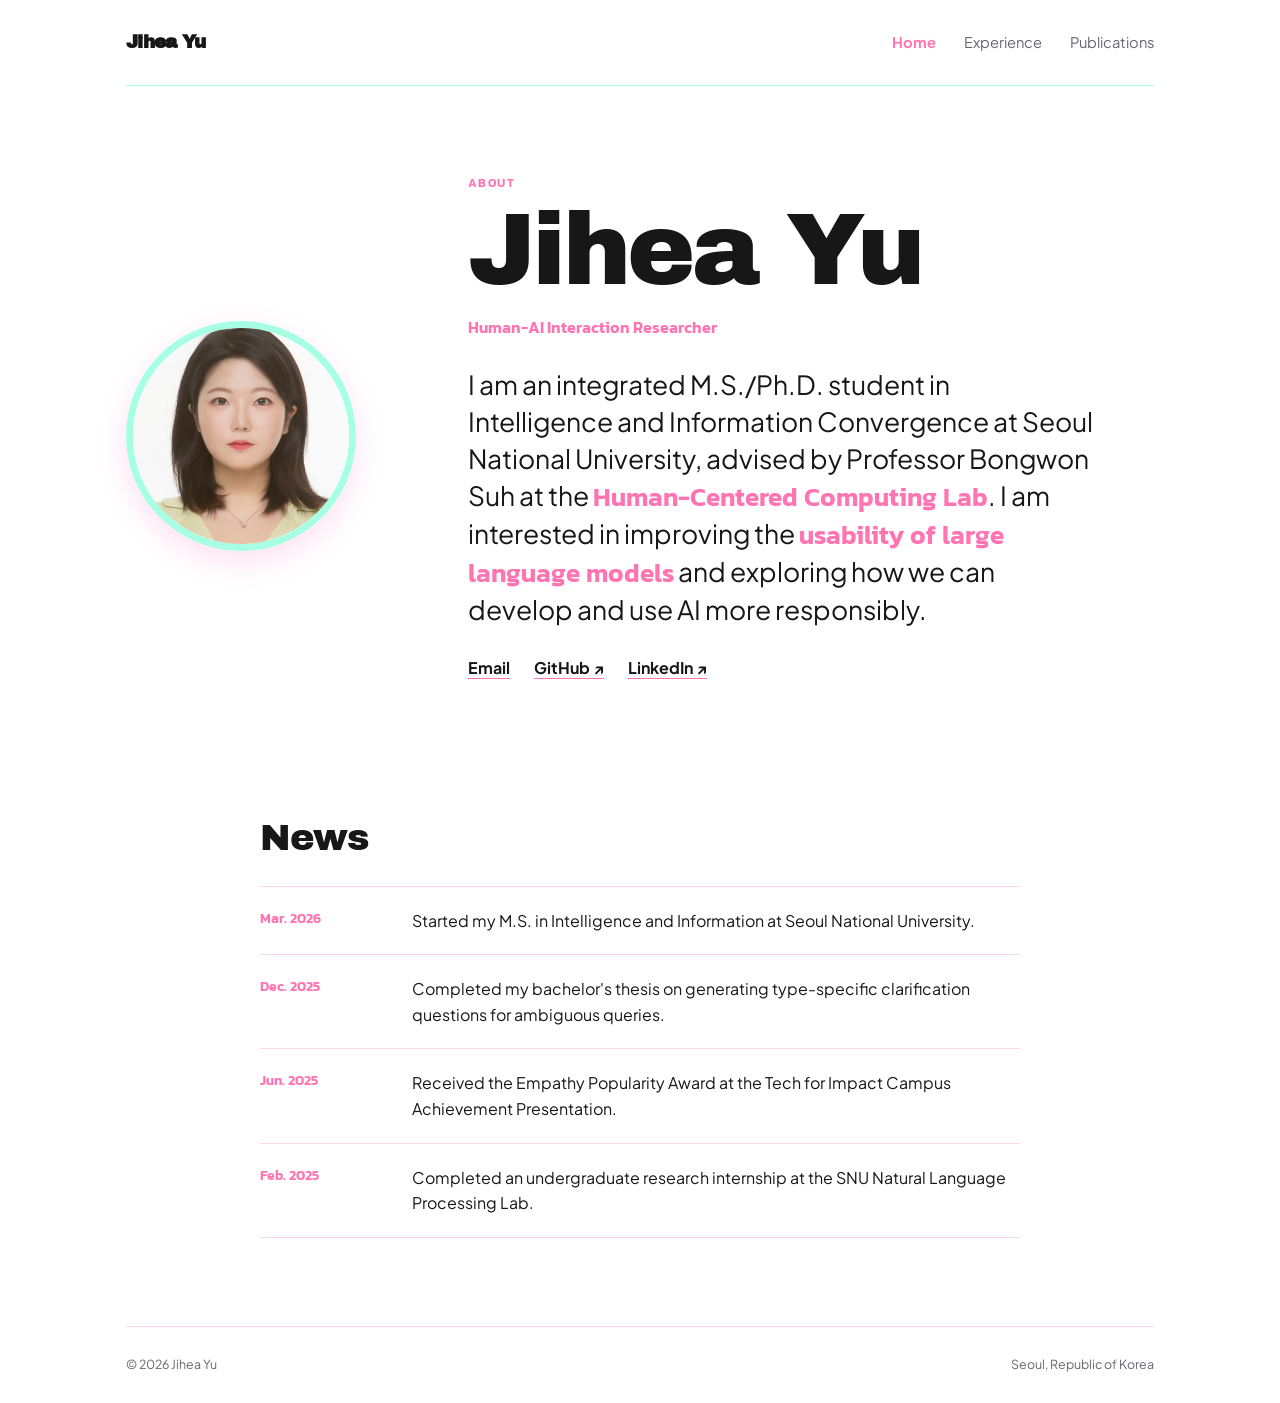
<file: index.html>
<!doctype html><html lang="en"><head><meta charset="utf-8"><meta name="viewport" content="width=device-width,initial-scale=1"><meta name="description" content="Jihea Yu, M.S. student at Seoul National University."><title>Jihea Yu</title><link rel="preconnect" href="https://fonts.googleapis.com"><link rel="preconnect" href="https://fonts.gstatic.com" crossorigin><link href="https://fonts.googleapis.com/css2?family=Archivo+Black&family=Kanit:wght@400;500;600;700&family=Plus+Jakarta+Sans:wght@400;500;600;700&display=swap" rel="stylesheet"><link rel="stylesheet" href="styles-20260813-photos.css"></head><body><header><a class="wordmark" href="index.html">Jihea Yu</a><nav><a class="active" href="index.html">Home</a><a href="experience.html">Experience</a><a href="publications.html">Publications</a></nav></header><main class="home"><section class="intro"><button class="portrait-toggle" type="button" aria-label="Show alternate profile photo" aria-pressed="false"><img class="portrait" src="jihea-yu.jpg" alt="Portrait of Jihea Yu"></button><div><p class="kicker">About</p><h1>Jihea Yu</h1><p class="affiliation">Human-AI Interaction Researcher</p><p class="bio">I am an integrated M.S./Ph.D. student in Intelligence and Information Convergence at Seoul National University, advised by Professor Bongwon Suh at the <strong>Human-Centered Computing Lab</strong>. I am interested in improving the <strong>usability of large language models</strong> and exploring how we can develop and use AI more responsibly.</p><p class="links"><a class="email-copy" href="mailto:jihyeyu33@snu.ac.kr" data-email="jihyeyu33@snu.ac.kr" aria-label="Copy email address">Email<span class="email-tooltip" role="tooltip">jihyeyu33@snu.ac.kr</span></a><a href="https://github.com/JIHEA-YU">GitHub &nearr;</a><a href="https://www.linkedin.com/in/yujihea/">LinkedIn &nearr;</a></p></div></section><section class="news"><div class="heading"><h2>News</h2></div><ol><li><time>Mar. 2026</time><p>Started my M.S. in Intelligence and Information at Seoul National University.</p></li><li><time>Dec. 2025</time><p>Completed my bachelor's thesis on generating type-specific clarification questions for ambiguous queries.</p></li><li><time>Jun. 2025</time><p>Received the Empathy Popularity Award at the Tech for Impact Campus Achievement Presentation.</p></li><li><time>Feb. 2025</time><p>Completed an undergraduate research internship at the SNU Natural Language Processing Lab.</p></li></ol></section></main><footer><span>&copy; 2026 Jihea Yu</span><span>Seoul, Republic of Korea</span></footer><div class="toast" role="status" aria-live="polite">메일 주소가 클립보드에 복사되었습니다.</div><script>const button=document.querySelector('.email-copy'),toast=document.querySelector('.toast');button.addEventListener('click',async event=>{event.preventDefault();const email=button.dataset.email;try{await navigator.clipboard.writeText(email)}catch{const input=document.createElement('textarea');input.value=email;input.style.position='fixed';input.style.opacity='0';document.body.append(input);input.select();document.execCommand('copy');input.remove()}toast.classList.add('show');setTimeout(()=>toast.classList.remove('show'),2200)});const portraitToggle=document.querySelector('.portrait-toggle'),portrait=portraitToggle.querySelector('img'),primaryPhoto='jihea-yu.jpg',alternatePhoto='jihea-yu-fun.jpg';portraitToggle.addEventListener('click',()=>{const showingAlternate=portrait.src.endsWith(alternatePhoto);portrait.src=showingAlternate?primaryPhoto:alternatePhoto;portrait.alt=showingAlternate?'Portrait of Jihea Yu':'Jihea Yu in a festive party photo';portraitToggle.setAttribute('aria-pressed',String(!showingAlternate));portraitToggle.setAttribute('aria-label',showingAlternate?'Show alternate profile photo':'Show primary profile photo')});</script></body></html>
</file>
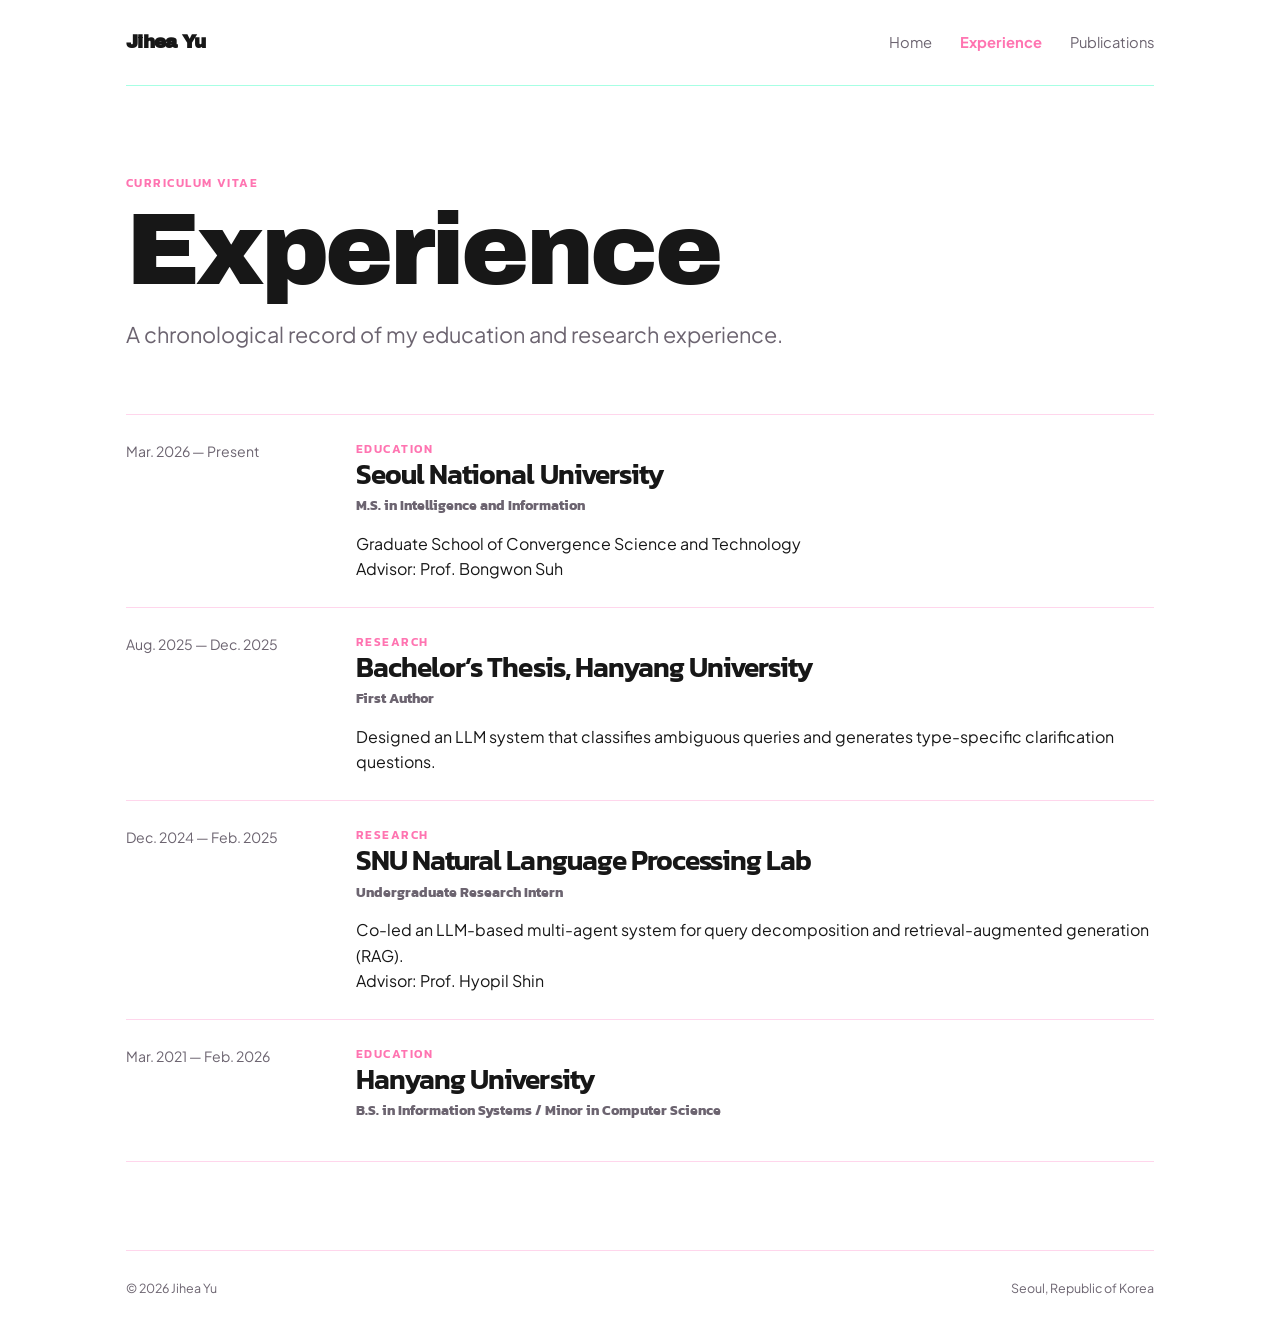
<file: experience.html>
<!doctype html><html lang="en"><head><meta charset="utf-8"><meta name="viewport" content="width=device-width,initial-scale=1"><title>Experience — Jihea Yu</title><link rel="preconnect" href="https://fonts.googleapis.com"><link rel="preconnect" href="https://fonts.gstatic.com" crossorigin><link href="https://fonts.googleapis.com/css2?family=Archivo+Black&family=Kanit:wght@400;500;600;700&family=Plus+Jakarta+Sans:wght@400;500;600;700&display=swap" rel="stylesheet"><link rel="stylesheet" href="styles-20260813-sprout.css"></head><body><header><a class="wordmark" href="index.html">Jihea Yu</a><nav><a href="index.html">Home</a><a class="active" href="experience.html">Experience</a><a href="publications.html">Publications</a></nav></header><main class="page"><div class="page-intro"><p class="kicker">Curriculum vitae</p><h1>Experience</h1><p>A chronological record of my education and research experience.</p></div><section class="timeline"><article><time>Mar. 2026 — Present</time><div><p class="type">Education</p><h2>Seoul National University</h2><p class="role">M.S. in Intelligence and Information</p><p>Graduate School of Convergence Science and Technology<br>Advisor: Prof. Bongwon Suh</p></div></article><article><time>Aug. 2025 — Dec. 2025</time><div><p class="type">Research</p><h2>Bachelor’s Thesis, Hanyang University</h2><p class="role">First Author</p><p>Designed an LLM system that classifies ambiguous queries and generates type-specific clarification questions.</p></div></article><article><time>Dec. 2024 — Feb. 2025</time><div><p class="type">Research</p><h2>SNU Natural Language Processing Lab</h2><p class="role">Undergraduate Research Intern</p><p>Co-led an LLM-based multi-agent system for query decomposition and retrieval-augmented generation (RAG).<br>Advisor: Prof. Hyopil Shin</p></div></article><article><time>Mar. 2021 — Feb. 2026</time><div><p class="type">Education</p><h2>Hanyang University</h2><p class="role">B.S. in Information Systems / Minor in Computer Science</p></div></article></section></main><footer><span>© 2026 Jihea Yu</span><span>Seoul, Republic of Korea</span></footer></body></html>
</file>
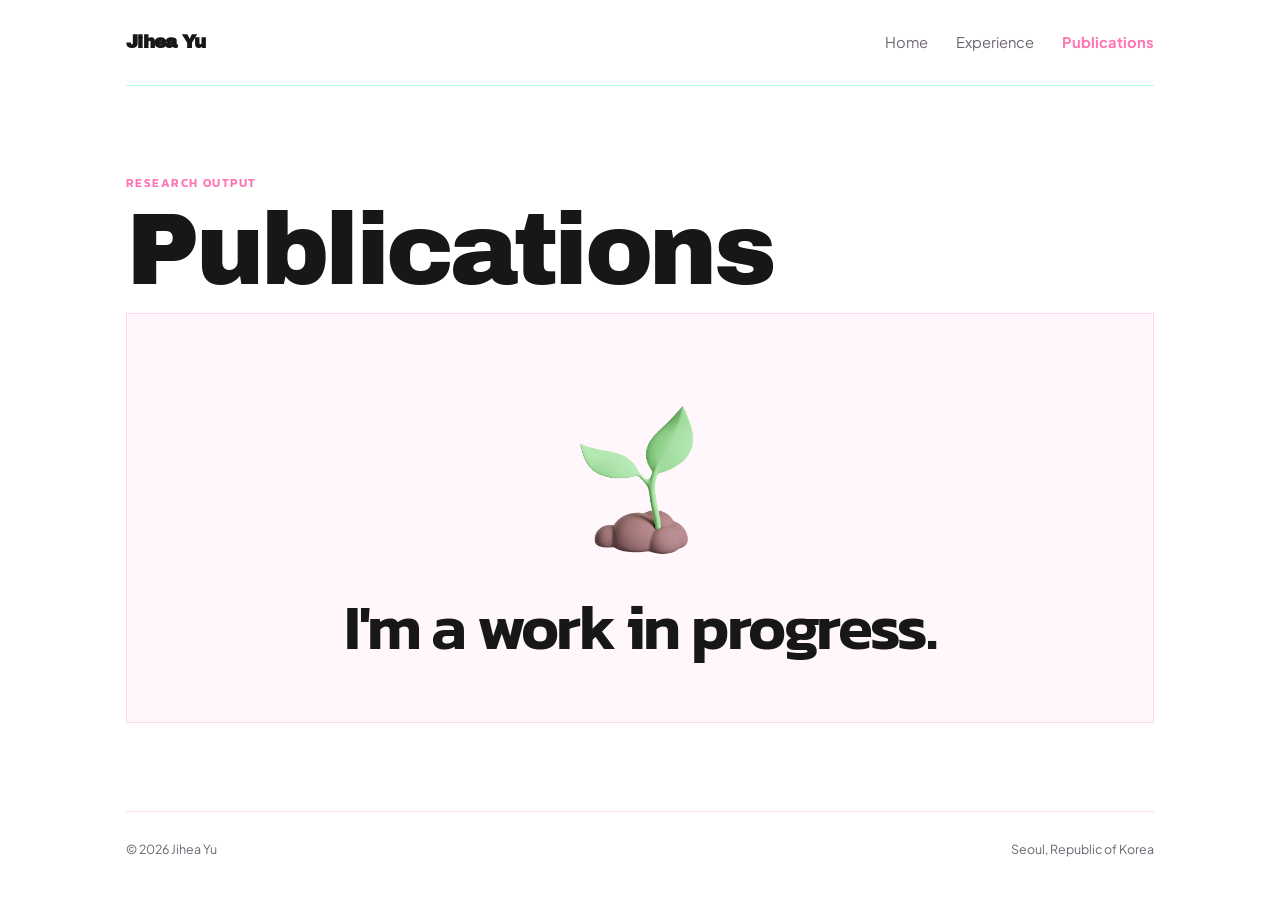
<file: publications.html>
<!doctype html><html lang="en"><head><meta charset="utf-8"><meta name="viewport" content="width=device-width,initial-scale=1"><title>Publications — Jihea Yu</title><link rel="preconnect" href="https://fonts.googleapis.com"><link rel="preconnect" href="https://fonts.gstatic.com" crossorigin><link href="https://fonts.googleapis.com/css2?family=Archivo+Black&family=Kanit:wght@400;500;600;700&family=Plus+Jakarta+Sans:wght@400;500;600;700&display=swap" rel="stylesheet"><link rel="stylesheet" href="styles-20260813-sprout.css"></head><body><header><a class="wordmark" href="index.html">Jihea Yu</a><nav><a href="index.html">Home</a><a href="experience.html">Experience</a><a class="active" href="publications.html">Publications</a></nav></header><main class="page"><p class="kicker">Research output</p><h1>Publications</h1><section class="empty"><div class="sprout-growth" role="img" aria-label="A seedling growing from soil"><img src="sprout-growth.png" alt=""></div><p>I'm a work in progress.</p></section></main><footer><span>© 2026 Jihea Yu</span><span>Seoul, Republic of Korea</span></footer></body></html>
</file>
<file: styles-20260813-photos.css>
:root{--bg:#f7f7f5;--paper:#fff;--ink:#191b1f;--navy:#102a43;--muted:#6f7680;--line:#d9dde2;--green:#5c8a63;--soil:#b56a45}*{box-sizing:border-box}body{max-width:1120px;min-height:100vh;margin:auto;padding:0 46px;background:var(--bg);color:var(--ink);font:16px/1.6 Arial,Helvetica,sans-serif}a{color:inherit;text-underline-offset:4px}a:hover{color:var(--navy)}header,footer{display:flex;justify-content:space-between;align-items:center;padding:28px 0;border-bottom:1px solid var(--line)}.wordmark,h1,h2,.bio,.empty>p{color:var(--navy);font-family:Georgia,serif}.wordmark{font-size:1.35rem;font-weight:bold;text-decoration:none}nav{display:flex;gap:28px;font-size:.92rem}nav a{color:var(--muted);text-decoration:none}nav a.active,nav a:hover{color:var(--navy);font-weight:bold}.home,.page{padding:88px 0}.intro{display:grid;grid-template-columns:230px 1fr;gap:min(10vw,112px);align-items:center}.portrait{width:100%;aspect-ratio:1;object-fit:cover;border:7px solid var(--paper);border-radius:50%;box-shadow:0 10px 30px #102a431a}.kicker,.type{margin:0 0 8px;color:var(--navy);font-size:.75rem;font-weight:bold;letter-spacing:.12em;text-transform:uppercase}h1{margin:0 0 14px;font-size:clamp(3.4rem,8vw,6.4rem);font-weight:400;letter-spacing:-.065em;line-height:.95}.affiliation{color:var(--navy);font-weight:bold}.bio{max-width:630px;font-size:clamp(1.25rem,2.4vw,1.65rem);line-height:1.4}.links{display:flex;gap:24px;flex-wrap:wrap;font-weight:bold}.news{max-width:760px;margin:112px auto 0}.heading{display:flex;gap:18px;align-items:baseline}.heading h2{margin:0;font-size:2.3rem;font-weight:400}.news ol,.timeline{margin:18px 0 0;padding:0;list-style:none;border-top:1px solid var(--line)}.news li,.timeline article{display:grid;grid-template-columns:190px 1fr;gap:40px;padding:25px 0;border-bottom:1px solid var(--line)}.news li{grid-template-columns:112px 1fr;padding:21px 0}.news p,.timeline p{margin:0}time,.role{color:var(--muted);font-size:.88rem}.page-intro{max-width:670px;margin-bottom:66px}.page-intro>p:last-child{color:var(--muted);font:1.35rem Georgia,serif}.timeline h2{margin:0 0 5px;font-size:1.72rem;font-weight:400;line-height:1.14}.timeline .role{margin-bottom:13px;font-weight:bold}.empty{display:grid;min-height:410px;place-items:center;align-content:center;padding:55px;background:var(--paper);border:1px solid var(--line);text-align:center}.empty>p{margin:26px 0 4px;font-size:clamp(2.1rem,5vw,4.2rem);letter-spacing:-.05em;line-height:1}.empty small{color:var(--muted)}.plant{position:relative;width:100px;height:122px}.plant i{position:absolute;display:block}.soil{bottom:0;left:7px;width:86px;height:12px;border-radius:50%;background:var(--soil)}.stem{bottom:10px;left:48px;width:4px;height:76px;background:var(--green);transform-origin:bottom;animation:grow 2.5s ease-in-out infinite alternate}.leaf{width:39px;height:24px;border-radius:100% 0 100% 0;background:var(--green);transform-origin:bottom left}.left{bottom:44px;left:11px;transform:rotate(-25deg);animation:left 2.5s ease-in-out infinite alternate}.right{bottom:68px;left:49px;transform:scaleX(-1) rotate(-25deg);animation:right 2.5s ease-in-out infinite alternate}@keyframes grow{from{transform:scaleY(.75)}to{transform:scaleY(1)}}@keyframes left{from{transform:rotate(-15deg) scale(.82)}to{transform:rotate(-32deg)}}@keyframes right{from{transform:scaleX(-1) rotate(-15deg) scale(.82)}to{transform:scaleX(-1) rotate(-32deg)}}footer{margin-top:auto;border-top:1px solid var(--line);border-bottom:0;color:var(--muted);font-size:.78rem}@media(max-width:650px){body{padding:0 22px}header{padding:22px 0}nav{gap:16px;font-size:.83rem}.home,.page{padding:60px 0}.intro{grid-template-columns:1fr;gap:32px}.portrait{width:min(210px,60vw)}.news{margin-top:78px}.news li,.timeline article{grid-template-columns:1fr;gap:6px}footer{display:block}footer span+span{display:block;margin-top:4px}}@media(prefers-reduced-motion:reduce){*{animation-duration:.01ms!important;animation-iteration-count:1!important}}
.email-copy{position:relative;padding:0;border:0;background:transparent;color:var(--ink);font:inherit;font-weight:bold;cursor:pointer;text-decoration:underline;text-decoration-color:var(--navy);text-underline-offset:4px}.email-tooltip{position:absolute;bottom:calc(100% + 10px);left:50%;z-index:2;width:max-content;max-width:220px;padding:5px 8px;border-radius:4px;background:var(--navy);color:#fff;font:12px/1.3 Arial,Helvetica,sans-serif;opacity:0;pointer-events:none;transform:translate(-50%,4px);transition:opacity .18s,transform .18s}.email-copy:hover .email-tooltip,.email-copy:focus-visible .email-tooltip{opacity:1;transform:translate(-50%,0)}.toast{position:fixed;right:24px;bottom:24px;z-index:5;padding:11px 15px;border-radius:5px;background:var(--navy);color:#fff;font-size:.88rem;opacity:0;pointer-events:none;transform:translateY(12px);transition:opacity .2s,transform .2s}.toast.show{opacity:1;transform:translateY(0)}
:root{--bg:#fff;--paper:#fff;--ink:#171717;--navy:#ff74b1;--muted:#6c6470;--line:#ffd6ec;--green:#a7ffe4;--soil:#ffa1cf}body{background:#fff;font-family:"Plus Jakarta Sans",Arial,sans-serif}header{border-bottom-color:#a7ffe4}.wordmark,h1,h2,.bio,.empty>p{color:var(--ink);font-family:"Archivo Black",Arial,sans-serif;letter-spacing:-.035em}.wordmark{font-size:1.15rem}.kicker,.type{color:#ff74b1;font-family:"Kanit",Arial,sans-serif;font-weight:600}.affiliation,.role,strong,b{font-family:"Kanit",Arial,sans-serif;font-weight:600}.affiliation{color:#ff74b1}.bio strong{color:#ff74b1}.links a,.email-copy{color:#171717;text-decoration-color:#ff74b1}.links a:hover,.email-copy:hover,nav a.active,nav a:hover{color:#ff74b1}.news ol,.timeline{border-top-color:#ffd6ec}.news li,.timeline article,footer{border-color:#ffd6ec}.portrait{border-color:#a7ffe4;box-shadow:0 10px 30px #ffa1cf55}.empty{background:#fff7fc;border-color:#ffd6ec}.soil{background:#ffa1cf}.stem,.leaf{background:#a7ffe4}.email-tooltip,.toast{background:#ff74b1;color:#171717}.email-copy{text-decoration-color:#ff74b1}
.bio{font-family:"Plus Jakarta Sans",Arial,sans-serif;font-weight:400;letter-spacing:normal}.bio strong{font-family:"Kanit",Arial,sans-serif;font-weight:600}.kicker,.type,.timeline h2,.role{font-family:"Kanit",Arial,sans-serif;font-weight:600}.page-intro>p:last-child{font-family:"Plus Jakarta Sans",Arial,sans-serif;font-weight:400}.empty>p,.empty>p em{font-family:"Kanit",Arial,sans-serif;font-style:normal;font-weight:600}.plant .leaf.left{left:10px;bottom:42px;transform-origin:100% 100%;animation:leaf-left-attached 2.5s ease-in-out infinite alternate}.plant .leaf.right{left:52px;bottom:66px;transform-origin:0 100%;animation:leaf-right-attached 2.5s ease-in-out infinite alternate}@keyframes leaf-left-attached{from{transform:rotate(-18deg) scale(.82)}to{transform:rotate(-32deg) scale(1)}}@keyframes leaf-right-attached{from{transform:scaleX(-1) rotate(-15deg) scale(.82)}to{transform:scaleX(-1) rotate(-28deg) scale(1)}}.plant{display:none}.sprout-growth{width:178px;height:196px;overflow:hidden;display:flex;align-items:flex-end;justify-content:center}.sprout-growth img{display:block;width:178px;height:178px;object-fit:contain;object-position:center bottom;transform-origin:center bottom;animation:sprout-rise 3.2s cubic-bezier(.22,.82,.28,1) infinite}@keyframes sprout-rise{0%,12%{opacity:0;transform:translateY(34px) scaleY(.08)}22%{opacity:1}62%,78%{opacity:1;transform:translateY(0) scaleY(1)}100%{opacity:0;transform:translateY(-3px) scaleY(1)}}@media(prefers-reduced-motion:reduce){.sprout-growth img{animation:none;opacity:1;transform:none}}.news time{color:#ff74b1;font-family:"Kanit",Arial,sans-serif;font-weight:600}.portrait-toggle{display:block;width:230px;padding:0;border:0;border-radius:50%;background:transparent;cursor:pointer}.portrait-toggle:focus-visible{outline:3px solid #ff74b1;outline-offset:6px}.portrait-toggle .portrait{display:block;transition:opacity .18s ease,transform .18s ease}.portrait-toggle:hover .portrait{transform:scale(1.025)}@media(max-width:650px){.portrait-toggle{width:min(210px,60vw)}}
</file>
<file: styles-20260813-sprout.css>
:root{--bg:#f7f7f5;--paper:#fff;--ink:#191b1f;--navy:#102a43;--muted:#6f7680;--line:#d9dde2;--green:#5c8a63;--soil:#b56a45}*{box-sizing:border-box}body{max-width:1120px;min-height:100vh;margin:auto;padding:0 46px;background:var(--bg);color:var(--ink);font:16px/1.6 Arial,Helvetica,sans-serif}a{color:inherit;text-underline-offset:4px}a:hover{color:var(--navy)}header,footer{display:flex;justify-content:space-between;align-items:center;padding:28px 0;border-bottom:1px solid var(--line)}.wordmark,h1,h2,.bio,.empty>p{color:var(--navy);font-family:Georgia,serif}.wordmark{font-size:1.35rem;font-weight:bold;text-decoration:none}nav{display:flex;gap:28px;font-size:.92rem}nav a{color:var(--muted);text-decoration:none}nav a.active,nav a:hover{color:var(--navy);font-weight:bold}.home,.page{padding:88px 0}.intro{display:grid;grid-template-columns:230px 1fr;gap:min(10vw,112px);align-items:center}.portrait{width:100%;aspect-ratio:1;object-fit:cover;border:7px solid var(--paper);border-radius:50%;box-shadow:0 10px 30px #102a431a}.kicker,.type{margin:0 0 8px;color:var(--navy);font-size:.75rem;font-weight:bold;letter-spacing:.12em;text-transform:uppercase}h1{margin:0 0 14px;font-size:clamp(3.4rem,8vw,6.4rem);font-weight:400;letter-spacing:-.065em;line-height:.95}.affiliation{color:var(--navy);font-weight:bold}.bio{max-width:630px;font-size:clamp(1.25rem,2.4vw,1.65rem);line-height:1.4}.links{display:flex;gap:24px;flex-wrap:wrap;font-weight:bold}.news{max-width:760px;margin:112px auto 0}.heading{display:flex;gap:18px;align-items:baseline}.heading h2{margin:0;font-size:2.3rem;font-weight:400}.news ol,.timeline{margin:18px 0 0;padding:0;list-style:none;border-top:1px solid var(--line)}.news li,.timeline article{display:grid;grid-template-columns:190px 1fr;gap:40px;padding:25px 0;border-bottom:1px solid var(--line)}.news li{grid-template-columns:112px 1fr;padding:21px 0}.news p,.timeline p{margin:0}time,.role{color:var(--muted);font-size:.88rem}.page-intro{max-width:670px;margin-bottom:66px}.page-intro>p:last-child{color:var(--muted);font:1.35rem Georgia,serif}.timeline h2{margin:0 0 5px;font-size:1.72rem;font-weight:400;line-height:1.14}.timeline .role{margin-bottom:13px;font-weight:bold}.empty{display:grid;min-height:410px;place-items:center;align-content:center;padding:55px;background:var(--paper);border:1px solid var(--line);text-align:center}.empty>p{margin:26px 0 4px;font-size:clamp(2.1rem,5vw,4.2rem);letter-spacing:-.05em;line-height:1}.empty small{color:var(--muted)}.plant{position:relative;width:100px;height:122px}.plant i{position:absolute;display:block}.soil{bottom:0;left:7px;width:86px;height:12px;border-radius:50%;background:var(--soil)}.stem{bottom:10px;left:48px;width:4px;height:76px;background:var(--green);transform-origin:bottom;animation:grow 2.5s ease-in-out infinite alternate}.leaf{width:39px;height:24px;border-radius:100% 0 100% 0;background:var(--green);transform-origin:bottom left}.left{bottom:44px;left:11px;transform:rotate(-25deg);animation:left 2.5s ease-in-out infinite alternate}.right{bottom:68px;left:49px;transform:scaleX(-1) rotate(-25deg);animation:right 2.5s ease-in-out infinite alternate}@keyframes grow{from{transform:scaleY(.75)}to{transform:scaleY(1)}}@keyframes left{from{transform:rotate(-15deg) scale(.82)}to{transform:rotate(-32deg)}}@keyframes right{from{transform:scaleX(-1) rotate(-15deg) scale(.82)}to{transform:scaleX(-1) rotate(-32deg)}}footer{margin-top:auto;border-top:1px solid var(--line);border-bottom:0;color:var(--muted);font-size:.78rem}@media(max-width:650px){body{padding:0 22px}header{padding:22px 0}nav{gap:16px;font-size:.83rem}.home,.page{padding:60px 0}.intro{grid-template-columns:1fr;gap:32px}.portrait{width:min(210px,60vw)}.news{margin-top:78px}.news li,.timeline article{grid-template-columns:1fr;gap:6px}footer{display:block}footer span+span{display:block;margin-top:4px}}@media(prefers-reduced-motion:reduce){*{animation-duration:.01ms!important;animation-iteration-count:1!important}}
.email-copy{position:relative;padding:0;border:0;background:transparent;color:var(--ink);font:inherit;font-weight:bold;cursor:pointer;text-decoration:underline;text-decoration-color:var(--navy);text-underline-offset:4px}.email-tooltip{position:absolute;bottom:calc(100% + 10px);left:50%;z-index:2;width:max-content;max-width:220px;padding:5px 8px;border-radius:4px;background:var(--navy);color:#fff;font:12px/1.3 Arial,Helvetica,sans-serif;opacity:0;pointer-events:none;transform:translate(-50%,4px);transition:opacity .18s,transform .18s}.email-copy:hover .email-tooltip,.email-copy:focus-visible .email-tooltip{opacity:1;transform:translate(-50%,0)}.toast{position:fixed;right:24px;bottom:24px;z-index:5;padding:11px 15px;border-radius:5px;background:var(--navy);color:#fff;font-size:.88rem;opacity:0;pointer-events:none;transform:translateY(12px);transition:opacity .2s,transform .2s}.toast.show{opacity:1;transform:translateY(0)}
:root{--bg:#fff;--paper:#fff;--ink:#171717;--navy:#ff74b1;--muted:#6c6470;--line:#ffd6ec;--green:#a7ffe4;--soil:#ffa1cf}body{background:#fff;font-family:"Plus Jakarta Sans",Arial,sans-serif}header{border-bottom-color:#a7ffe4}.wordmark,h1,h2,.bio,.empty>p{color:var(--ink);font-family:"Archivo Black",Arial,sans-serif;letter-spacing:-.035em}.wordmark{font-size:1.15rem}.kicker,.type{color:#ff74b1;font-family:"Kanit",Arial,sans-serif;font-weight:600}.affiliation,.role,strong,b{font-family:"Kanit",Arial,sans-serif;font-weight:600}.affiliation{color:#ff74b1}.bio strong{color:#ff74b1}.links a,.email-copy{color:#171717;text-decoration-color:#ff74b1}.links a:hover,.email-copy:hover,nav a.active,nav a:hover{color:#ff74b1}.news ol,.timeline{border-top-color:#ffd6ec}.news li,.timeline article,footer{border-color:#ffd6ec}.portrait{border-color:#a7ffe4;box-shadow:0 10px 30px #ffa1cf55}.empty{background:#fff7fc;border-color:#ffd6ec}.soil{background:#ffa1cf}.stem,.leaf{background:#a7ffe4}.email-tooltip,.toast{background:#ff74b1;color:#171717}.email-copy{text-decoration-color:#ff74b1}
.bio{font-family:"Plus Jakarta Sans",Arial,sans-serif;font-weight:400;letter-spacing:normal}.bio strong{font-family:"Kanit",Arial,sans-serif;font-weight:600}.kicker,.type,.timeline h2,.role{font-family:"Kanit",Arial,sans-serif;font-weight:600}.page-intro>p:last-child{font-family:"Plus Jakarta Sans",Arial,sans-serif;font-weight:400}.empty>p,.empty>p em{font-family:"Kanit",Arial,sans-serif;font-style:normal;font-weight:600}.plant .leaf.left{left:10px;bottom:42px;transform-origin:100% 100%;animation:leaf-left-attached 2.5s ease-in-out infinite alternate}.plant .leaf.right{left:52px;bottom:66px;transform-origin:0 100%;animation:leaf-right-attached 2.5s ease-in-out infinite alternate}@keyframes leaf-left-attached{from{transform:rotate(-18deg) scale(.82)}to{transform:rotate(-32deg) scale(1)}}@keyframes leaf-right-attached{from{transform:scaleX(-1) rotate(-15deg) scale(.82)}to{transform:scaleX(-1) rotate(-28deg) scale(1)}}.plant{display:none}.sprout-growth{width:178px;height:196px;overflow:hidden;display:flex;align-items:flex-end;justify-content:center}.sprout-growth img{display:block;width:178px;height:178px;object-fit:contain;object-position:center bottom;transform-origin:center bottom;animation:sprout-rise 3.2s cubic-bezier(.22,.82,.28,1) infinite}@keyframes sprout-rise{0%,12%{opacity:0;transform:translateY(34px) scaleY(.08)}22%{opacity:1}62%,78%{opacity:1;transform:translateY(0) scaleY(1)}100%{opacity:0;transform:translateY(-3px) scaleY(1)}}@media(prefers-reduced-motion:reduce){.sprout-growth img{animation:none;opacity:1;transform:none}}
</file>
